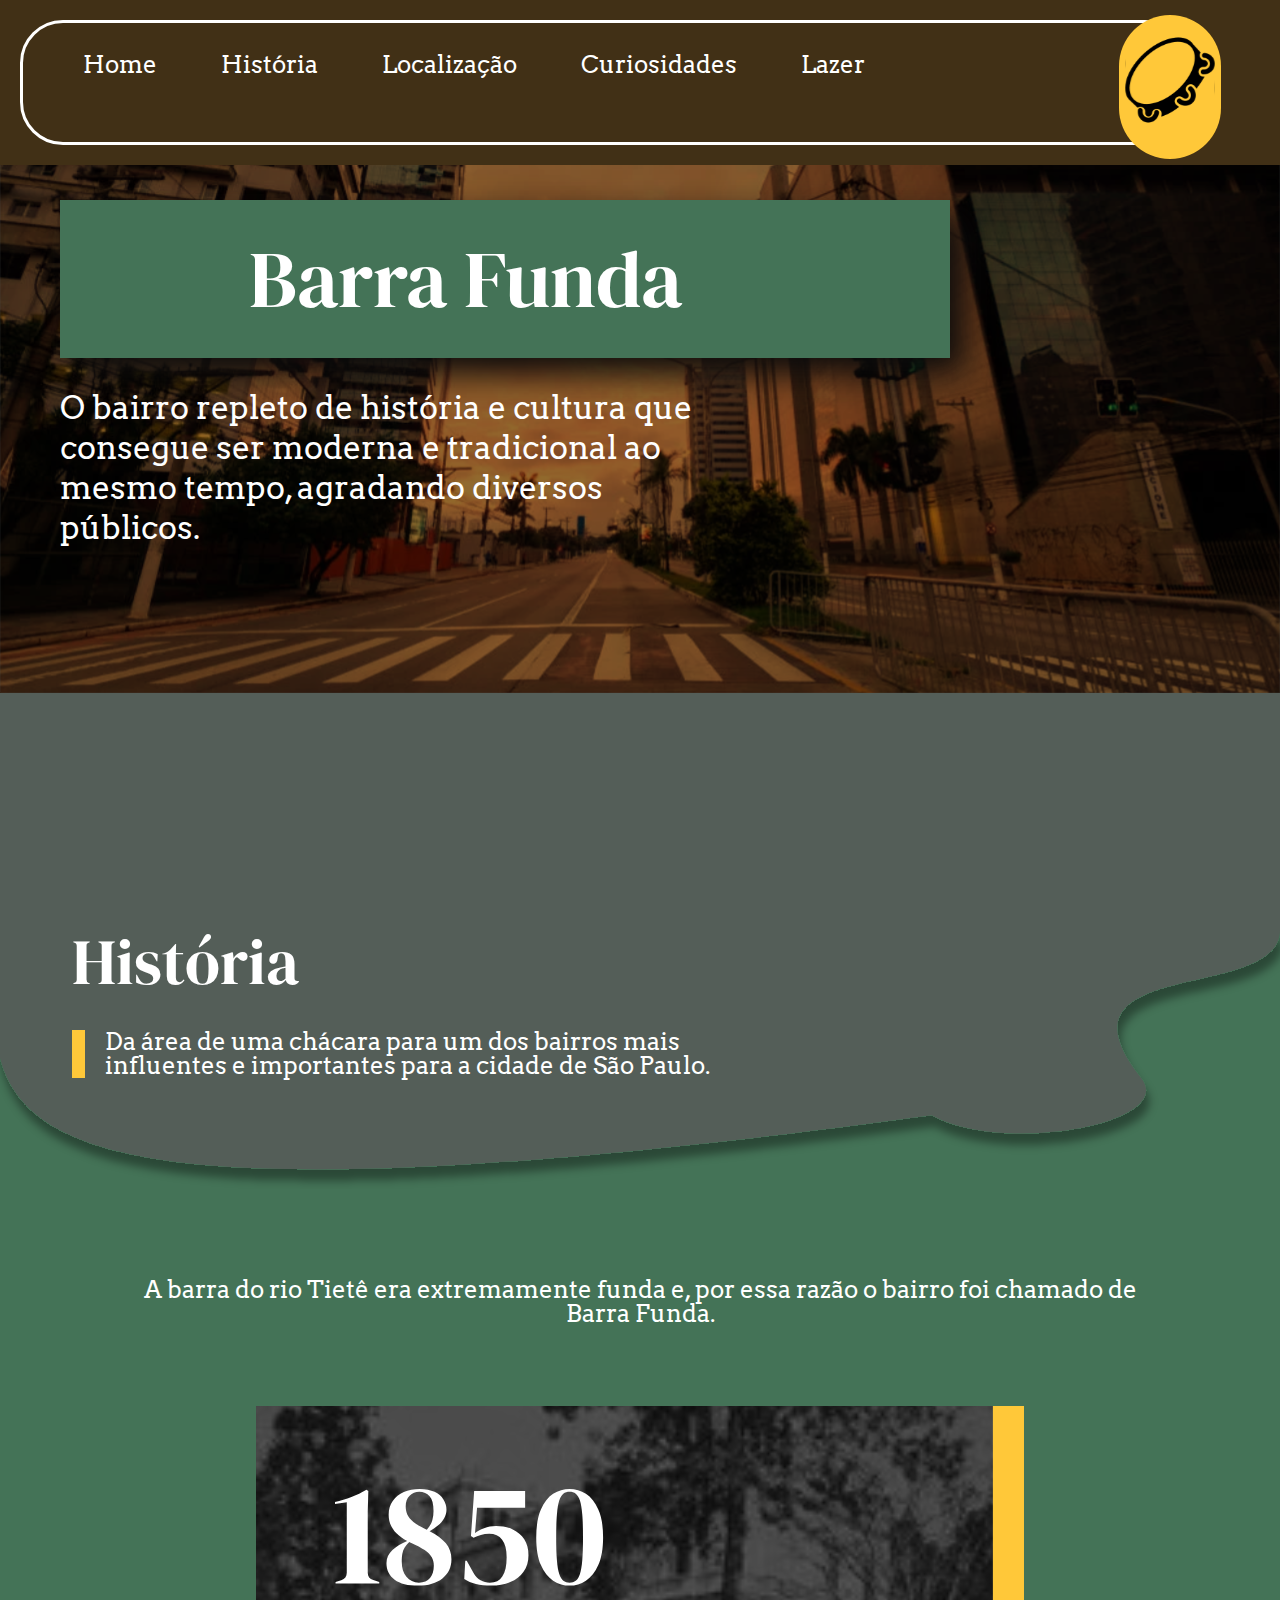
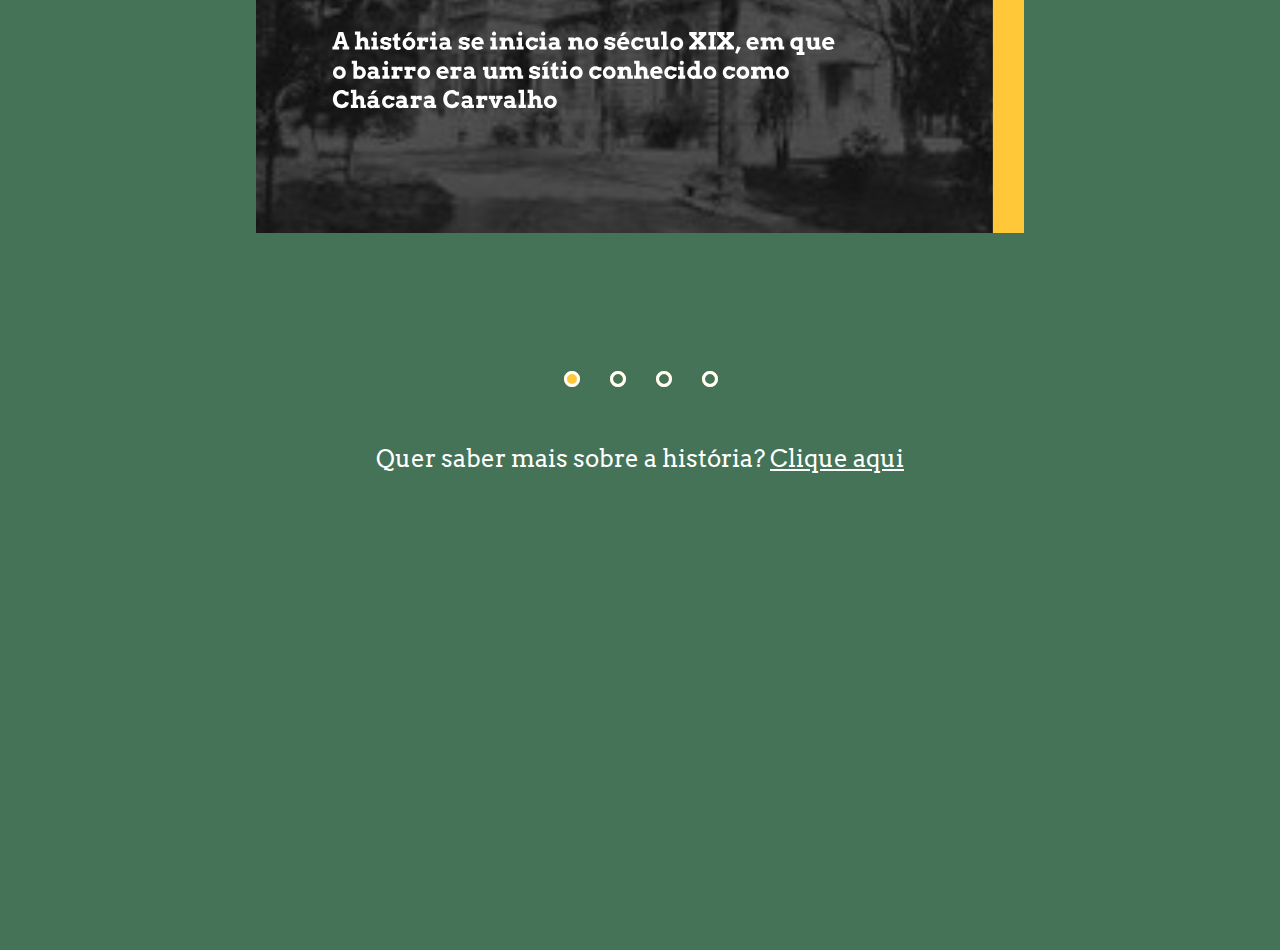
<file: index.html>
<!DOCTYPE html>
<html lang="pt-br">
<head>
	<meta charset="UTF-8">
	<meta http-equiv="X-UA-Compatible" content="IE=edge">
	<meta name="viewport" content="width=device-width, initial-scale=1.0">
	<link rel="stylesheet" href="CSS/reset.css">
	<link rel="stylesheet" href="CSS/global.css">
	<link rel="stylesheet" href="CSS/home.css">
	<link rel="stylesheet" href="CSS/carrosel.css">

	<link rel="shortcut icon" href="Assets/favicon.ico" type="image/x-icon">
	<title>Barra Funda</title>
</head>
<body>
	<section id="introducao">
		<img src="Assets/Introdução/Fundo.svg" alt="Fundo Barra Funda">
		<div id="menu">
			<div id="secoes">
				<ul>
					<li><a href="#introducao">Home</a></li>
					<li><a href="historia.html">História</a></li>
					<li><a href="#localizacao">Localização</a></li>
					<li><a href="#curiosidade">Curiosidades</a></li>
					<li><a href="#lazer">Lazer</a></li>
				</ul>
			</div>
			<div id="cultura">
				<img src="Assets/Introdução/pandeiro.svg" alt="icon-pandeiro">
			</div>
		</div>
		<div id="titulo1">
				<div><p class="titulo">Barra Funda</p></div>
				<p class="texto">O bairro repleto de história e cultura que consegue ser moderna e tradicional ao mesmo tempo, agradando diversos públicos. </p>
			</div>
	</section>
	<section id="historia">
		<img src="Assets/Historia/Fundinho.svg" alt="fundo">
		<p class="titulo">História</p>
		<div id="info">
			<div id="linha"></div>
			<p class="texto">Da área de uma chácara para um dos bairros mais influentes e importantes para a cidade de São Paulo.</p>
		</div>

		<p class="texto">A barra do rio Tietê era extremamente funda e, por essa razão o bairro foi chamado de Barra Funda. </p>

		<!-- carrosel -->

		<div id="slider">
			<div id="slides">
				<input type="radio" name="radio-btn" id="radio1">
				<input type="radio" name="radio-btn" id="radio2">
				<input type="radio" name="radio-btn" id="radio3">
				<input type="radio" name="radio-btn" id="radio4">
				
				<div class="slide" id="primeiro">
					<img src="Assets/Historia/carrossel/carrossel - Chácara Carvalho.svg" alt="Chacara Carvalho">
				</div>
				<div class="slide">
					<img src="Assets/Historia/carrossel/carroseel - Estações Ferroviárias.svg" alt="Estações Ferroviárias">
				</div>
				<div class="slide">
					<img src="Assets/Historia/carrossel/carroseel - Samba.svg" alt="Samba">
				</div>
				<div class="slide">
					<img src="Assets/Historia/carrossel/carroseel - Memorial.svg" alt="Memorial">
				</div>

				<div id="navegacao-auto">
					<div id="auto-btn1"></div>
					<div id="auto-btn2"></div>
					<div id="auto-btn3"></div>
					<div id="auto-btn4"></div>
				</div>
			</div>

			<div id="manual-navegacao">
				<label for="radio1" class="manual-btn"></label>
				<label for="radio2" class="manual-btn"></label>
				<label for="radio3" class="manual-btn"></label>
				<label for="radio4" class="manual-btn"></label>
			</div>
		</div>
		<p id="link-hist" class="texto">Quer saber mais sobre a história? <a href="historia.html">Clique aqui</a></p>
	</section>
	<!-- <section id="localizacao">
		<p class="titulo">Localização</p>
		<img src="Assets/Localização/rio - fundo.svg" alt="vetor-rio">
		<div id="mapa">
			<p class="texto">Localizada na parte central da Zona Oeste de São Paulo (SP), às margens do rio Tietê, é considerada um dos bairros mais tradicionais da capital paulista, contando com 5,6km² de área. </p>
			<iframe src="https://www.google.com/maps/embed?pb=!1m18!1m12!1m3!1d14632.73247355212!2d-46.669338725496964!3d-23.525915331001745!2m3!1f0!2f0!3f0!3m2!1i1024!2i768!4f13.1!3m3!1m2!1s0x94ce580f7c039a63%3A0xcf365b1a0b3158be!2sBarra%20Funda%2C%20S%C3%A3o%20Paulo%20-%20SP!5e0!3m2!1spt-BR!2sbr!4v1662316891388!5m2!1spt-BR!2sbr" width="600" height="450" style="border:0;" allowfullscreen="" loading="lazy" referrerpolicy="no-referrer-when-downgrade"></iframe>
		</div>
		<div id="conteudo">
			<img src="Assets/Localização/imagem-cidade-fundo.svg" alt="imagem da Barra Funda">
			<div>
				<p class="texto">
					A região possui diversos espaços culturais, restaurantes, lazer, escolas, comércio, mobilidade urbana entre outros. Por ter acesso à Marginal Pinheiros, a concentração de carros é grande. Mas, esse não é único jeito de chegar ao bairro. Também possui pontos e linhas de ônibus próximos ao metrô, como o Terminal Intermodal da Barra Funda, que integra metrô, trens da CPTM, transporte rodoviário e ônibus municipais e intermunicipais.
				</p>
			</div>
		</div>
	</section> -->
	</div>
	<script src="scripts.js"></script>
</body>
</html>
</file>
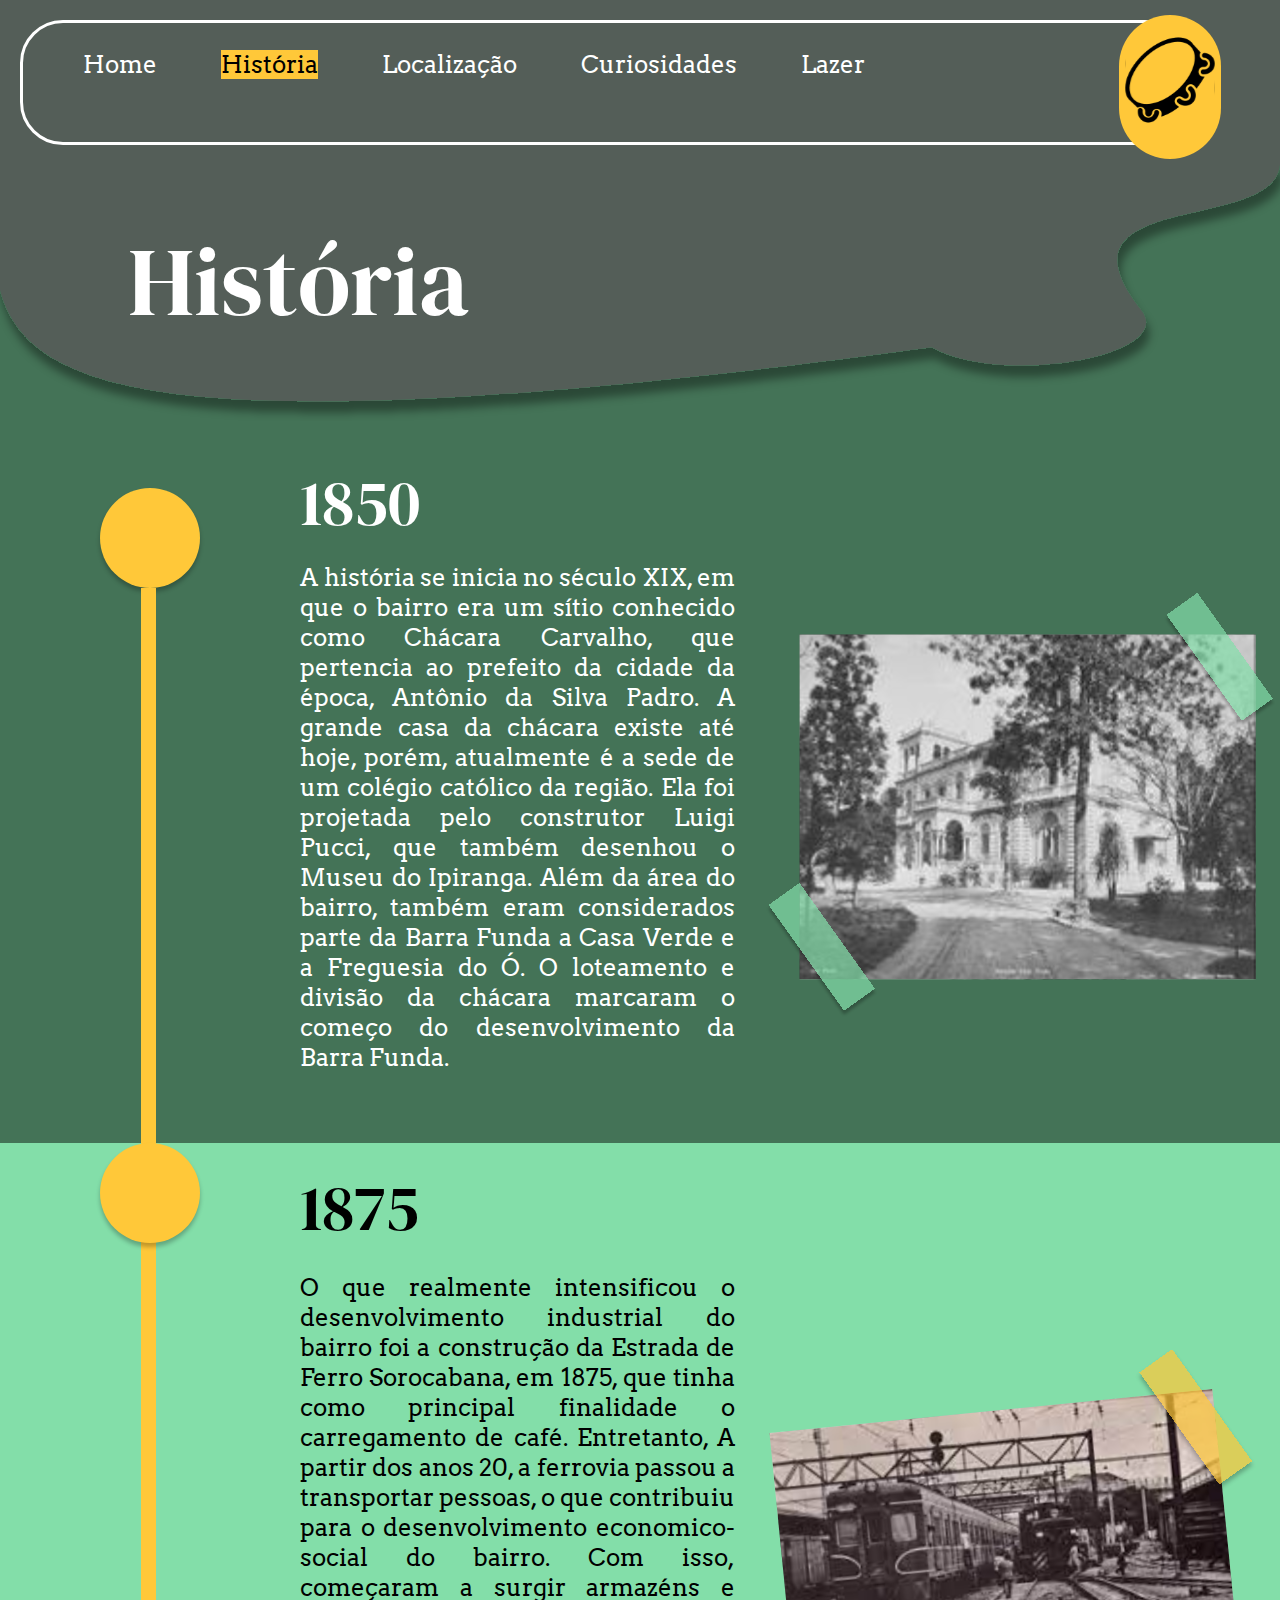
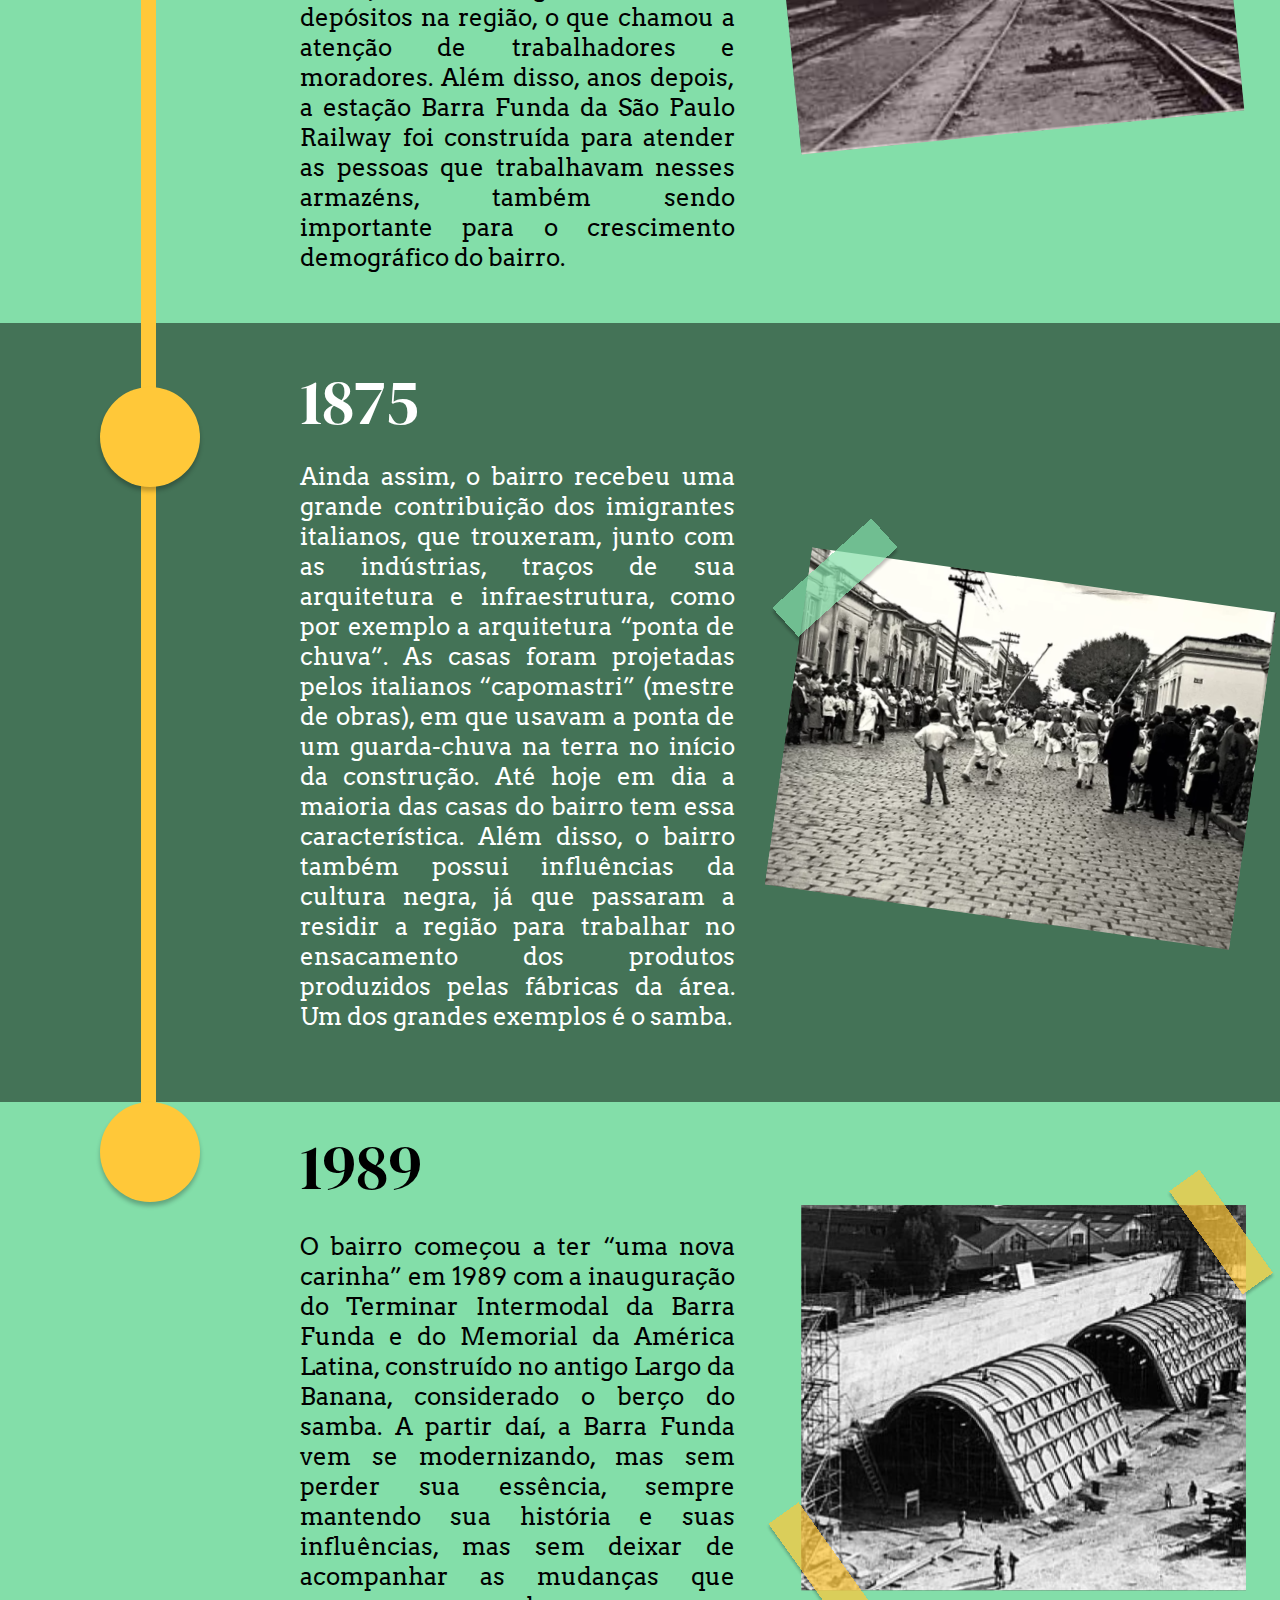
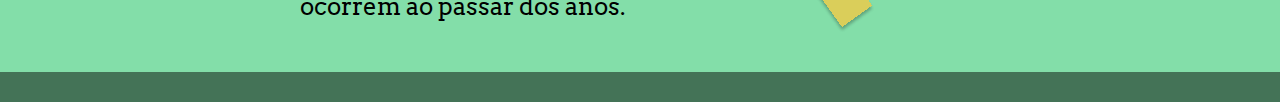
<file: historia.html>
<!DOCTYPE html>
<html lang="en">
<head>
	<meta charset="UTF-8">
	<meta http-equiv="X-UA-Compatible" content="IE=edge">
	<meta name="viewport" content="width=device-width, initial-scale=1.0">
	<link rel="stylesheet" href="CSS/global.css">
	<link rel="stylesheet" href="CSS/reset.css">
	<link rel="stylesheet" href="CSS/historia.css">
	<link rel="shortcut icon" href="Assets/favicon.ico" type="image/x-icon">
	<title>História</title>
</head>
<body>
	<div id="menu">
		<div id="secoes">
			<ul>
				<li><a href="index.html">Home</a></li>
				<li><a id="link" href="historia.html">História</a></li>
				<li><a href="">Localização</a></li>
				<li><a href="">Curiosidades</a></li>
				<li><a href="">Lazer</a></li>
			</ul>
		</div>
		<div id="cultura">
			<img src="Assets/Introdução/pandeiro.svg" alt="icon-pandeiro">
		</div>
	</div>

	<img src="Assets/Historia/Fundinho.svg" alt="fundo">
	<p class="titulo">História</p>
	
	<div class="blocos">
		<div class="timeline">
			<div class="topico"></div>
			<div class="linha"></div>
		</div>
		<div class="data">
			<div class="info">
				<p class="titulo">1850</p>
				<p class="texto">
					A história se inicia no século XIX, em que o bairro era um sítio conhecido como Chácara Carvalho, que pertencia ao prefeito da cidade da época, Antônio da Silva Padro. A grande casa da chácara existe até hoje, porém, atualmente é a sede de um colégio católico da região. Ela foi projetada pelo construtor Luigi Pucci, que também desenhou o Museu do Ipiranga. Além da área do bairro, também eram considerados parte da Barra Funda a Casa Verde e a Freguesia do Ó. O loteamento e divisão da chácara marcaram o começo do desenvolvimento da Barra Funda.
				</p>
			</div>
			<img src="Assets/Historia/Imagem Chacara Carvalho.svg" alt="Chácara Carvalho">
		</div>
	</div>

		<div class="blocosv2">
			<div class="timeline">
				<div class="topico"></div>
			</div>
				<div class="data">
			<div class="info">
				<p class="titulo">1875</p>
				<p class="texto">
					O que realmente intensificou o desenvolvimento industrial do bairro foi a construção da Estrada de Ferro Sorocabana, em 1875, que tinha como principal finalidade o carregamento de café. Entretanto, A partir dos anos 20, a ferrovia passou a transportar pessoas, o que contribuiu para o desenvolvimento economico-social do bairro. Com isso, começaram a surgir armazéns e depósitos na região, o que chamou a atenção de trabalhadores e moradores. Além disso, anos depois, a estação Barra Funda da São Paulo Railway foi construída para atender as pessoas que trabalhavam nesses armazéns, também sendo importante para o crescimento demográfico do bairro.
				</p>
				</div>
			<img src="Assets/Historia/Imagem Estações ferroviárias.svg" alt="Estações ferroviárias">
				</div>
		</div>

	<div class="blocos">
		<div class="timeline">
			<div class="topico"></div>
		</div>
		<div class="data">
			<div class="info">
				<p class="titulo">1875</p>
				<p class="texto">
					Ainda assim, o bairro recebeu uma grande contribuição dos imigrantes italianos, que trouxeram, junto com as indústrias, traços de sua arquitetura e infraestrutura, como por exemplo a arquitetura “ponta de chuva”. As casas foram projetadas pelos italianos “capomastri” (mestre de obras), em que usavam a ponta de um guarda-chuva na terra no início da construção. Até hoje em dia a maioria das casas do bairro tem essa característica. Além disso, o bairro também possui influências da cultura negra, já que passaram a residir a região para trabalhar no ensacamento dos produtos produzidos pelas fábricas da área. Um dos grandes exemplos é o samba.  
				</p>
			</div>
			<img src="Assets/Historia/Imagem Samba.svg" alt="Samba">
		</div>
	</div>

		<div class="blocosv2">
			<div class="timeline">
				<div class="topico"></div>
			</div>
			<div class="data">
				<div class="info">
					<p class="titulo">1989</p>
					<p class="texto">
						O bairro começou a ter “uma nova carinha” em 1989 com a inauguração do Terminar Intermodal da Barra Funda e do Memorial da América Latina, construído no antigo Largo da Banana, considerado o berço do samba. A partir daí, a Barra Funda vem se modernizando, mas sem perder sua essência, sempre mantendo sua história e suas influências, mas sem deixar de acompanhar as mudanças que ocorrem ao passar dos anos.
					</p>
				</div>
				<img src="Assets/Historia/Imagem Memorial.svg" alt="Memorial da América Latina">
			</div>
		</div>
</body>
</html>
</file>
<file: CSS/global.css>
@import url('https://fonts.googleapis.com/css2?family=Arvo:ital,wght@0,400;0,700;1,400;1,700&family=DM+Serif+Display&display=swap');

img {
	width: 100vw;
}

a {
	color: #fff;
	transition: background-color 1s;
}

a:hover {
	color: #ffffffab;
}

.titulo {
	font-size: 4rem;
	color: #fff;
	font-family: 'DM Serif Display', serif;
}

.texto {
	font-family: 'Arvo', serif;
	color: #fff;
	font-size: 1.5rem;
}

#menu {
	display: flex;
	background-color: #413016;
	position: fixed;
	top: 0;
	height: 15vh;
	width: 100vw;
	z-index: 1000;
	padding: 15px;
}

#secoes {
	display: inline;
	border: solid 3px #fff;
	border-radius: 43px;
	padding-top: 30px;
	display: flex;
	width: 100vw;
	margin: 5px;
}

#secoes li {
	list-style: none;
	display: inline;
}

#secoes a {
	font-family: 'Arvo', serif;
	font-size: 1.5rem;
	color: #fff;
	text-decoration: none;
	margin-left: 60px;
	margin-bottom: 1000px;
	transition: text-decoration, color 0.3s;
}

#secoes a:hover {
	text-decoration: underline;
	color: #ffffffab;
}

#cultura {
	position: relative;
	right: 74px;
	width: 8vw;
	height: 16vh;
	background-color: #FFC839;
	border-radius: 100px;
	transition: background-color 0.4s;
	cursor: pointer;
}

#cultura img {
	width: 8vw;
	height: 10vh;
	margin: 20px auto;
}

#cultura:hover {
	background-color: #fff566;
}
</file>
<file: CSS/home.css>
body{
	background-color: #545E58;
	position: absolute;
	z-index: -73;
}


#introducao > img {
	position: absolute;
	z-index: -100;
	top: 0;
}

#introducao {
	width: 100vw;
	height: 70vh;
}

/* section {
	position: relative;
	z-index: 10;
} */

#titulo1 {
	margin: 200px 60px;
}

#titulo1 div {
	background-color: #447357;
	width: 40vw;
	padding: 39px 189px;
	box-shadow: 15px 16px 31px 0px #0C0C0C;
}

#titulo1 .texto {
	margin-top: 30px;
	width: 50vw;
	font-size: 2rem;
	line-height: 40px;
}

#titulo1 .titulo {
	font-size: 5rem;
}

/* história */

#historia {
	width: 100vw;
	height: 180vh;
	position: relative;
	background-color: #447357;
	z-index: -1000;
}

#historia img {
	position: absolute;
	top: 0;
	z-index: -1;
}

#historia .titulo {
	margin: 100px 72px 36px;
}

#historia .texto {
	width: 50vw;
	margin-left: 20px;
}

#info {
	display: flex;
}

#linha {
	background-color: #FFC839;
	width: 1vw;
	margin-left: 72px;
}

#historia > .texto {
	margin: 200px auto 0 auto;
	width: 80vw;
	text-align: center;
}

#historia > #link-hist {
	margin: 0 auto;
}

/* localização */

#localizacao .titulo {
	margin: 100px 0 0 88px;
}

#localizacao > img {
	width: 100%;
	position: absolute;
	z-index: -1;
}

#conteudo > img{
	width: 100%;
	position: sticky;
	z-index: -10;
}

#conteudo div {
	background-color: #000000c0;
	padding: 60px;
	width: 1061px;
	text-align: center;
	border-radius: 54px;
	margin: -850px auto;
	line-height: 60px;
}

#mapa {
	display: flex;
}

#mapa > .texto {
	color: #000;
	text-align: center;
	width: 550px;
	margin: 300px 400px 30px 200px;
}

#mapa iframe {
	margin-top: 70px;
	width: 587px;
	height: 570px;
	border-radius: 50px;
	box-shadow: 15px 16px 31px 0px #0C0C0C;
}
</file>
<file: CSS/carrosel.css>
#slider {
	position: relative;
	margin: 80px auto 20px auto;
	width: 60vw;
	height: 69vh;
	overflow: hidden;
}

#slides {
	width: 400%;
	height: 400px;
	display: flex;
}

#slides input {
	display: none;
}

.slide {
	width: 25%;
	position: relative;
	transition: 1s;
}

.slide img {
	width: 60vw;
}

#manual-navegacao {
	position: absolute;
	width: 800px;
	bottom: 40px;
	display: flex;
	justify-content: center;
}

.manual-btn {
	border: solid #fff 3px;
	padding: 5px;
	border-radius: 10px;
	cursor: pointer;
	transition: background-color 1s;
	margin-right: 30px;
}

.manual-btn:hover {
	background-color: #fff;
}

#radio1:checked ~ #primeiro {
	margin-left: 0;
}

#radio2:checked ~ #primeiro{
	margin-left: -25%;
}

#radio3:checked ~ #primeiro{
	margin-left: -50%;
}

#radio4:checked ~ #primeiro{
	margin-left: -75%;
}

#navegacao-auto div{
	border: solid 3px #FFC839;
	padding: 5px;
	border-radius: 10px;
	cursor: pointer;
	margin-right: 30px;
}

#navegacao-auto {
	position: absolute;
	width: 800px;
	/* margin-top: 360px; */
	bottom: 40px;
	display: flex;
	justify-content: center;
}

#radio1:checked ~ #navegacao-auto #auto-btn1 {
	background-color: #FFC839;
}

#radio2:checked ~ #navegacao-auto #auto-btn2 {
	background-color: #FFC839;
}

#radio3:checked ~ #navegacao-auto #auto-btn3 {
	background-color: #FFC839;
}

#radio4:checked ~ #navegacao-auto #auto-btn4 {
	background-color: #FFC839;
}
</file>
<file: CSS/historia.css>
body {
	background-color: #447357;
}

#menu {
	background-color: #545E58;
}

img {
	margin-top: 18vh;
	width: 100vw;
}

body > .titulo {
	position: absolute;
	top: 26vh;
	left: 10vw;
	font-size: 6rem;
}

ul #link {
	background-color: #FFC839;
	color: #000;
}

div img {
	width: 40vw;
	margin-left: 30px;
	margin-top: 50px;
}

.blocos, .blocosv2 {
	display: flex;
	margin-top: 5vw;
	width: 100%;
}

.blocosv2, .blocosv2 p {
	margin: 50px 0 30px 0;
	background-color: #83DEA9;
	color: #000;
}

.data {
	margin-bottom: 20px;
	display: flex;
	width: 100vw;
}


.info {
	width: 34vw;
	line-height: 30px;
}

.data .texto {
	text-align: justify;
}

.data .titulo {
	margin-bottom: 45px;
}

.topico {
	width: 100px;
	height: 100px;
	background: #FFC839;
	box-shadow: 0px 4px 4px #00000040;
	border-radius: 100px;
	margin: 0 100px 0 100px;
}

.linha {
	background-color: #FFC839;
	width: 15px;
	margin-left: 140.6px;
	height: 350%;
}
</file>
